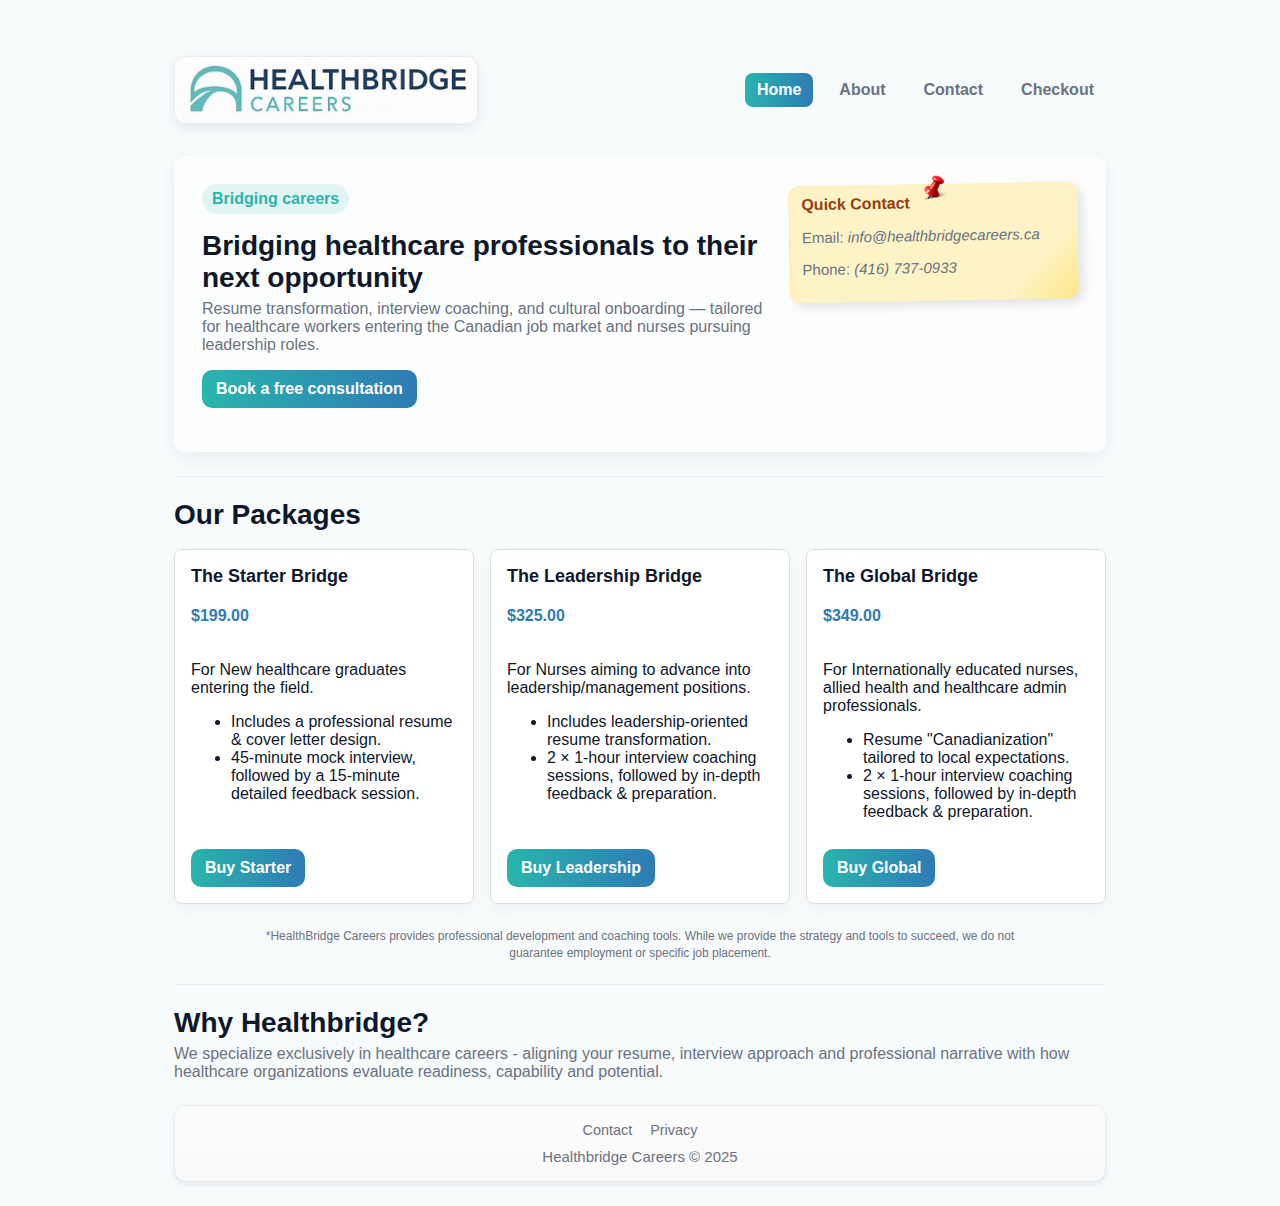
<file: index.html>
<!doctype html>
<html lang="en">
<head>
  <meta charset="utf-8" />
  <meta name="viewport" content="width=device-width,initial-scale=1" />
  <meta name="description" content="Specialized resume transformation and interview coaching for healthcare professionals entering the Canadian job market. Tailored for RNs, RPNs, and internationally educated workers.">
  <title>HealthBridge Careers | Healthcare Career Coaching Canada</title>
  <link rel="stylesheet" href="css/styles.css">
  <meta name="description" content="Career coaching and resume services for healthcare professionals."/>
  <style>
   

    /* Hero Section */
    .hero {
      display: flex;
      justify-content: space-between;
      flex-wrap: wrap;
      align-items: flex-start;
      gap: 24px;
      margin-bottom: 24px;
    }

    .hero-text {
      flex: 1 1 300px;
      min-width: 250px;
    }

    .hero .contact-card {
      min-width: 0px;
      flex: 1 1 26px;
      width: 100%;
      padding: 10px 12px;
    }

    @media (max-width: 768px) {
      .hero {
        flex-direction: column;
        align-items: stretch;
        gap: 8px;
      }
    }

    /* Products Cards */
    .products {
      display: grid;
      grid-template-columns: repeat(auto-fit, minmax(250px, 1fr));
      gap: 16px;
    }

    .products .card {
      display: flex;
      flex-direction: column;
      padding: 16px;
      border: 1px solid #ddd;
      border-radius: 8px;
    }

    .products .card .price {
      font-weight: bold;
      margin: 8px 0;
    }

    .products .card .features {
      flex-grow: 1;
    }

  </style>
</head>
<body>
  <div class="container">
    <header class="header">
      <a class="logo" href="index.html" aria-label="Healthbridge Careers home">
        <img src="assets/logo.PNG" alt="Healthbridge Careers logo">
      </a>
      <nav class="nav" aria-label="Main Navigation">
        <a href="index.html" class="btn" style="color:white;">Home</a>
        <a href="about.html">About</a>
        <a href="contact.html">Contact</a>
        <a href="checkout.html">Checkout</a>
      </nav>
    </header>

    <main>
      <section class="hero" role="banner" aria-labelledby="hero-title">
        <div class="hero-text">
          <div class="tag">Bridging careers</div>
          <h1 id="hero-title" class="h1">Bridging healthcare professionals to their next opportunity</h1>
          <p class="lead">Resume transformation, interview coaching, and cultural onboarding — tailored for healthcare workers entering the Canadian job market and nurses pursuing leadership roles.</p>
          <p><a href="contact.html" class="btn">Book a free consultation</a></p>
        </div>

        <div class="contact-card pinned-note sticky-yellow">
          <div class="push-pin-index">
            <img src="assets/redPin.png" alt="" style="width: 40px; height: auto;">
          </div>
          <strong>Quick Contact</strong>
          <p class="small">Email: <em>info@healthbridgecareers.ca</em></p>
          <p class="small">Phone: <em>(416) 737-0933</em></p>
        </div>

      </section>

      <div class="hr" role="separator"></div>

      <section id="packages" aria-labelledby="products-title">
        <h2 id="products-title" class="h1">Our Packages</h2>

        <div class="products" role="list">
          <article class="card" role="listitem" aria-labelledby="starter-title">
            <h3 id="starter-title">The Starter Bridge</h3>
            <div class="price">$199.00</div>
            
            <div class="features-container">
              <p class="target-audience">For New healthcare graduates entering the field.</p>
              <ul class="feature-list">
                <li>Includes a professional resume & cover letter design.</li>
                <li>45-minute mock interview, followed by a 15-minute detailed feedback session.</li>
              </ul>
            </div>

            <div style="margin-top:auto">
              <a class="btn" href="checkout.html?plan=starter">Buy Starter</a>
            </div>
          </article>

          <article class="card" role="listitem" aria-labelledby="leader-title">
            <h3 id="leader-title">The Leadership Bridge</h3>
            <div class="price">$325.00</div>
            
            <div class="features-container">
              <p class="target-audience">For Nurses aiming to advance into leadership/management positions.</p>
              <ul class="feature-list">
                <li>Includes leadership-oriented resume transformation.</li>
                <li>2 × 1-hour interview coaching sessions, followed by in-depth feedback & preparation.</li>
              </ul>
            </div>

            <div style="margin-top:auto">
              <a class="btn" href="checkout.html?plan=leadership">Buy Leadership</a>
            </div>
          </article>

          <article class="card" role="listitem" aria-labelledby="global-title">
            <h3 id="global-title">The Global Bridge</h3>
            <div class="price">$349.00</div>
            
            <div class="features-container">
              <p class="target-audience">For Internationally educated nurses, allied health and healthcare admin professionals.</p>
              <ul class="feature-list">
                <li>Resume "Canadianization" tailored to local expectations.</li>
                <li>2 × 1-hour interview coaching sessions, followed by in-depth feedback & preparation.</li>
              </ul>
            </div>

            <div style="margin-top:auto">
              <a class="btn" href="checkout.html?plan=global">Buy Global</a>
            </div>
          </article>
        </div>

        <p class="disclaimer">
          *HealthBridge Careers provides professional development and coaching tools. While we provide the strategy and tools to succeed, we do not guarantee employment or specific job placement.
        </p>
      </section>

      <div class="hr"></div>

      <section aria-labelledby="why-title">
        <h2 id="why-title" class="h1">Why Healthbridge?</h2>
        <p class="lead">We specialize exclusively in healthcare careers - aligning your resume, interview approach and professional narrative with how healthcare organizations evaluate readiness, capability and potential.</p>
      </section>

    </main>

    <footer class="footer" role="contentinfo">
      <div class="footer-content">
        <nav class="footer-nav" aria-label="Footer Navigation">
          <a href="contact.html">Contact</a>
          <a href="privacy.html">Privacy</a>
        </nav>
        <div class="footer-copy small">Healthbridge Careers © 2025</div>
      </div>
    </footer>
  </div>
</body>
</html>
</file>
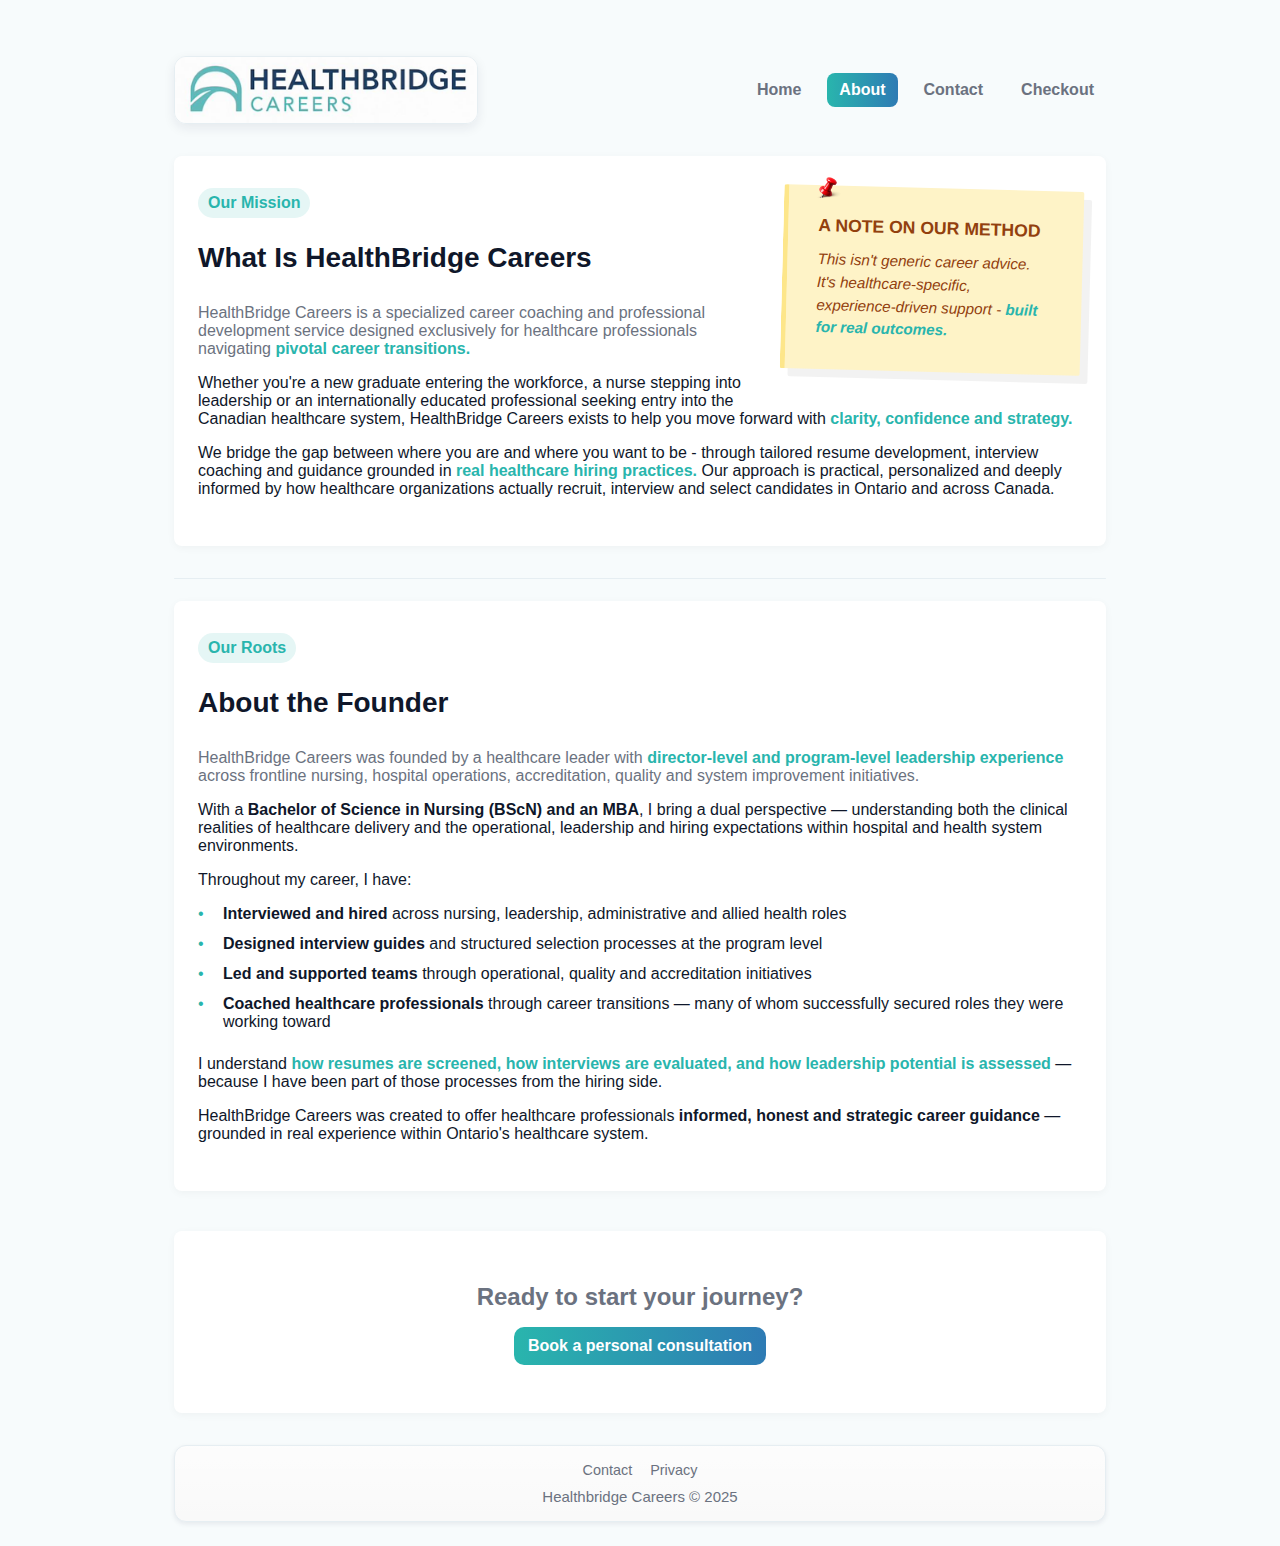
<file: about.html>
<!doctype html>
<html lang="en">
<head>
  <meta charset="utf-8" />
  <meta name="viewport" content="width=device-width,initial-scale=1" />
  <title>About HealthBridge Careers | Healthcare Career Coaching Canada</title>
  <link rel="stylesheet" href="css/styles.css">
  <style>
    /* Layout Enhancements */
    .about-section {
      padding: 60px 0;
      display: grid;
      grid-template-columns: 1fr 340px;
      gap: 50px;
      align-items: start;
    }

    /* Typography Polish */
    .content-box p {
      margin-bottom: 24px;
      line-height: 1.8;
      color: #374151;
    }

    .emphasized-text {
      color: var(--accent1);
      font-weight: 600;
    }

    .text-wrap-container, .cta-banner {
      background: #fff;
      border-radius: 8px;
      padding: 32px 24px;
      box-shadow: 0 2px 8px rgba(0,0,0,0.04);
      margin-bottom: 32px;
    }
  </style>
</head>
<body>
  <div class="container">
    <header class="header">
      <a class="logo" href="index.html">
        <img src="assets/logo.PNG" alt="Healthbridge Careers logo">
      </a>
      <nav class="nav">
        <a href="index.html">Home</a>
        <a href="about.html" class="btn" style="color:white;">About</a>
        <a href="contact.html">Contact</a>
        <a href="checkout.html">Checkout</a>
      </nav>
    </header>

    <main>
  <section class="text-wrap-container">
    <aside class="sticky-note">
      <img src="assets/redPin.png" class="push-pin" alt="pin">
      <strong>A Note on Our Method</strong>
      <p>
      This isn't generic career advice. It's healthcare-specific, experience-driven support - <span class="emphasized-text">built for real outcomes.</span>
      </p>
    </aside>

    <div class="tag" style="margin-bottom: 16px;">Our Mission</div>
    <h1 class="h1" style="margin-bottom: 30px;">What Is HealthBridge Careers</h1>

    <p class="lead">
      HealthBridge Careers is a specialized career coaching and professional development service designed exclusively for healthcare professionals navigating <span class="emphasized-text">pivotal career transitions.</span>
    </p>

    <p>
      Whether you're a new graduate entering the workforce, a nurse stepping into leadership or an internationally educated professional seeking entry into the Canadian healthcare system, HealthBridge Careers exists to help you move forward with <span class="emphasized-text">clarity, confidence and strategy.</span>
    </p>

    <p>
      We bridge the gap between where you are and where you want to be - through tailored resume development, interview coaching and guidance grounded in <span class="emphasized-text">real healthcare hiring practices.</span> Our approach is practical, personalized and deeply informed by how healthcare organizations actually recruit, interview and select candidates in Ontario and across Canada.
    </p>
    </section>
    <div class="hr"></div>

  <section class="text-wrap-container" style="margin-top: 10px;">
  <div class="tag" style="margin-bottom: 16px;">Our Roots</div>
    <h2 class="h1" style="margin-bottom: 30px;">About the Founder</h2>

  <p class="lead">
    HealthBridge Careers was founded by a healthcare leader with 
    <span class="emphasized-text">director-level and program-level leadership experience</span> across frontline nursing, hospital operations, accreditation, quality and system improvement initiatives.
  </p>

  <p>
    With a <strong>Bachelor of Science in Nursing (BScN) and an MBA</strong>, I bring a dual perspective — understanding both the clinical realities of healthcare delivery and the operational, leadership and hiring expectations within hospital and health system environments.
  </p>

  <p style="margin-bottom: 10px;">Throughout my career, I have:</p>
  <ul style="list-style: none; padding-left: 0; margin-bottom: 24px;">
    <li style="margin-bottom: 12px; padding-left: 25px; position: relative;">
      <span style="position: absolute; left: 0; color: var(--accent1);">•</span>
      <strong>Interviewed and hired</strong> across nursing, leadership, administrative and allied health roles
    </li>
    <li style="margin-bottom: 12px; padding-left: 25px; position: relative;">
      <span style="position: absolute; left: 0; color: var(--accent1);">•</span>
      <strong>Designed interview guides</strong> and structured selection processes at the program level
    </li>
    <li style="margin-bottom: 12px; padding-left: 25px; position: relative;">
      <span style="position: absolute; left: 0; color: var(--accent1);">•</span>
      <strong>Led and supported teams</strong> through operational, quality and accreditation initiatives
    </li>
    <li style="margin-bottom: 12px; padding-left: 25px; position: relative;">
      <span style="position: absolute; left: 0; color: var(--accent1);">•</span>
      <strong>Coached healthcare professionals</strong> through career transitions — many of whom successfully secured roles they were working toward
    </li>
  </ul>

  <p>
    I understand <span class="emphasized-text">how resumes are screened, how interviews are evaluated, and how leadership potential is assessed</span> — because I have been part of those processes from the hiring side.
  </p>

  <p>
    HealthBridge Careers was created to offer healthcare professionals <strong>informed, honest and strategic career guidance</strong> — grounded in real experience within Ontario's healthcare system.
  </p>
  </section>

  <section  class="cta-banner" style="text-align: center; margin-top: 40px;">
    <h2 style="color:var(--muted); margin-bottom:15px;">Ready to start your journey?</h2>
    <p><a href="contact.html" class="btn">Book a personal consultation</a></p>
  </section>
</main>

    <footer class="footer">
      <div class="footer-content">
        <nav class="footer-nav">
          <a href="contact.html">Contact</a>
          <a href="privacy.html">Privacy</a>
        </nav>
        <div class="footer-copy small">Healthbridge Careers © 2025</div>
      </div>
    </footer>
  </div>
</body>
</html>
</file>
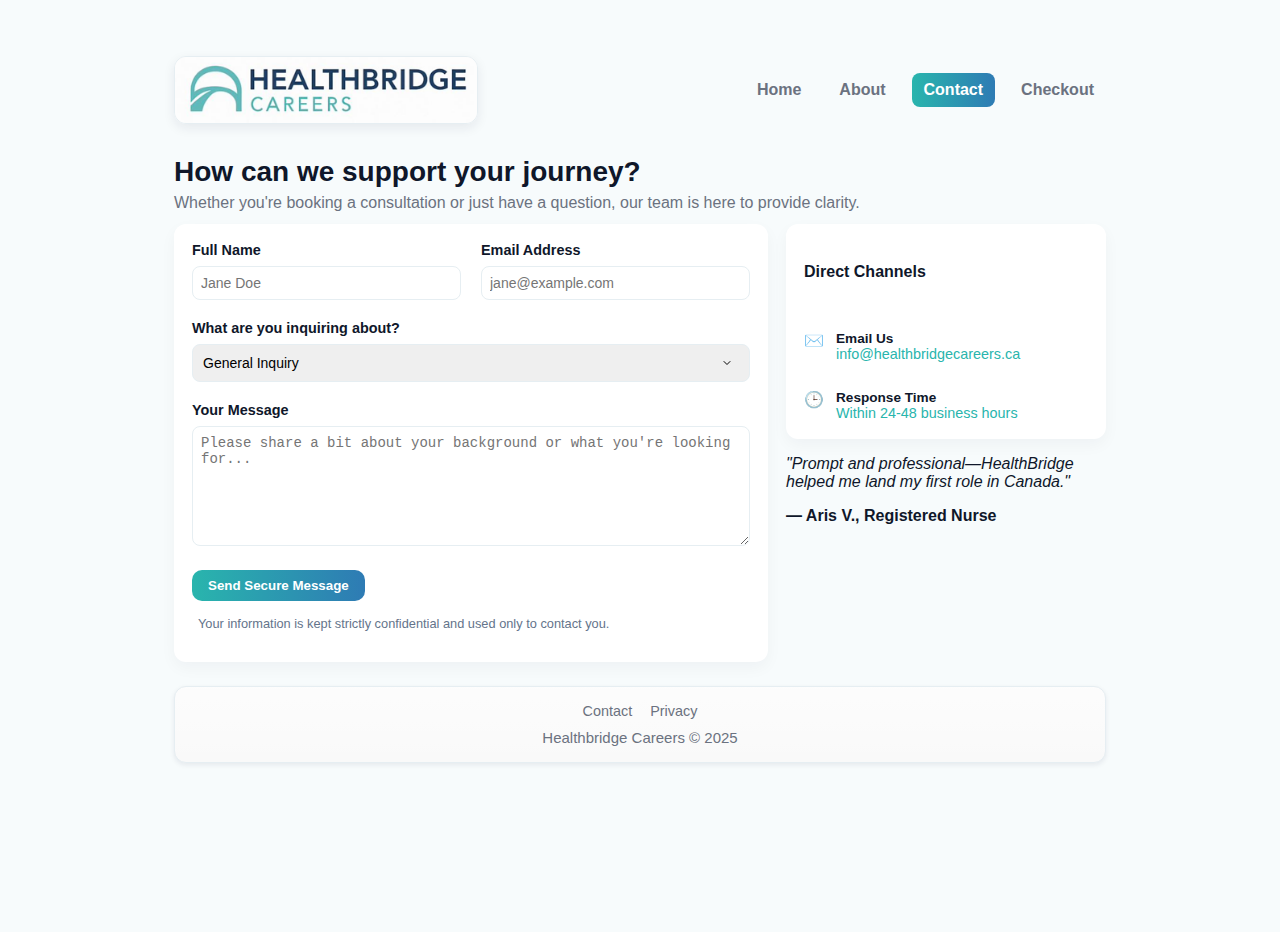
<file: contact.html>
<!doctype html>
<html lang="en">
<head>
  <meta charset="utf-8" />
  <meta name="viewport" content="width=device-width,initial-scale=1" />
  <meta name="description" content="Specialized resume transformation and interview coaching for healthcare professionals entering the Canadian job market. Tailored for RNs, RPNs, and internationally educated workers.">
  <title>HealthBridge Careers | Healthcare Career Coaching Canada</title>
  <link rel="stylesheet" href="css/styles.css">
  <style>
    /* --- Contact Page Specific Styles --- */
    .contact-grid {
      display: grid;
      grid-template-columns: 1fr 320px;
      gap: 18px;
      margin-top: 12px;
    }

    .contact-grid aside {
      min-width: 200px;
    }

    @media (max-width: 768px) {
      .contact-grid {
        grid-template-columns: 1fr;
      }

      .contact-grid aside {
        min-width: auto;
      }

      .contact-grid > * {
        margin-bottom: 16px;
      }
    }

    /* Form styling adjustments */
    #contactForm .form-row {
      display: flex;
      flex-wrap: wrap;
      gap: 8px;
    }

    #contactForm .form-row input {
      flex: 1 1 100%;
    }

    @media (min-width: 500px) {
      #contactForm .form-row input {
        flex: 1 1 calc(50% - 4px);
      }
    }

    #contactForm input,
    #contactForm textarea {
      width: 100%;
      padding: 8px;
      box-sizing: border-box;
    }

    #contactForm button.btn {
      padding: 8px 16px;
    }
    /* Increase only the message textarea height */
    #message {
      min-height: 120px;
    }
  </style>
</head>
<body>
  <div class="container">
    <header class="header">
      <a class="logo" href="index.html">
        <img src="assets/logo.PNG" alt="Healthbridge Careers logo">
      </a>
      <nav class="nav" aria-label="Main Navigation">
        <a href="index.html">Home</a>
        <a href="about.html">About</a>
        <a href="contact.html" class="btn" style="color:white;">Contact</a>
        <a href="checkout.html" >Checkout</a>
      </nav>
    </header>

    <main class="contact-page">
          <div class="header-v2">
            <h1 class="h1">How can we support your journey?</h1>
            <p class="lead">Whether you're booking a consultation or just have a question, our team is here to provide clarity.</p>
          </div>

          <div class="contact-grid">
            <div class="contact-main">
              <div class="card form-card">
                <form id="contactForm">
                  <div class="form-group-row">
                    <div class="input-wrapper">
                      <label for="name">Full Name</label>
                      <input class="input" id="name" name="name" placeholder="Jane Doe" required>
                    </div>
                    <div class="input-wrapper">
                      <label for="email">Email Address</label>
                      <input class="input" id="email" name="email" placeholder="jane@example.com" type="email" required>
                    </div>
                  </div>

                  <div class="input-wrapper">
                    <label for="subject">What are you inquiring about?</label>
                    <select class="input select-input" id="subject" name="subject">
                      <option value="General Inquiry">General Inquiry</option>
                      <option value="Consultation">Free 15-Min Consultation</option>
                      <option value="Career Bridge Program">Career Bridge Program</option>
                      <option value="Employer Partnership">Employer Partnership</option>
                    </select>
                  </div>

                  <div class="input-wrapper">
                    <label for="message">Your Message</label>
                    <textarea id="message" name="message" placeholder="Please share a bit about your background or what you're looking for..." required></textarea>
                  </div>

                  <div class="form-footer">
                    <button type="submit" class="btn btn-primary">
                      Send Secure Message
                    </button>
                    <div id="status" class="status-msg" aria-live="polite"></div>
                  </div>
                  
                  <p class="privacy-note">
                    <i class="icon-shield"></i> Your information is kept strictly confidential and used only to contact you.
                  </p>
                </form>
              </div>
            </div>

            <aside class="contact-sidebar">
              <div class="card mini-card">
                <h4>Direct Channels</h4>
                <div class="contact-link">
                  <span class="icon">✉️</span>
                  <div>
                    <strong>Email Us</strong>
                    <p>info@healthbridgecareers.ca</p>
                  </div>
                </div>
                <div class="contact-link">
                  <span class="icon">🕒</span>
                  <div>
                    <strong>Response Time</strong>
                    <p>Within 24-48 business hours</p>
                  </div>
                </div>
              </div>

              <div class="trust-badge-container">
                <div class="social-proof-lite">
                  <p><em>"Prompt and professional—HealthBridge helped me land my first role in Canada."</em></p>
                  <strong>— Aris V., Registered Nurse</strong>
                </div>
              </div>
            </aside>
          </div>
      </main>

    <footer class="footer" role="contentinfo">
      <div class="footer-content">
        <nav class="footer-nav" aria-label="Footer Navigation">
          <a href="contact.html">Contact</a>
          <a href="privacy.html">Privacy</a>
        </nav>
        <div class="footer-copy small">Healthbridge Careers © 2025</div>
      </div>
    </footer>
  </div>

  <script>
      document.getElementById('contactForm').addEventListener('submit', async function(e) {
        e.preventDefault();
        const form = e.target;
        const statusEl = document.getElementById('status');
        
        // Show loading state on the button or status
        statusEl.innerHTML = '<p style="color: #666;">Sending your message...</p>';

        const data = {
            name: document.getElementById('name').value,
            email: document.getElementById('email').value,
            subject: document.getElementById('subject').value,
            message: document.getElementById('message').value
        };

        try {
            const res = await fetch('https://orwk4dhjv6rpdiblze7n5koofe0xiang.lambda-url.us-east-1.on.aws/', {
                method: 'POST',
                headers: { 'Content-Type': 'application/json' },
                body: JSON.stringify(data)
            });
            
            if (res.ok) {
                // Replace the form content with a beautiful Success Card
                form.innerHTML = `
                    <div class="success-card">
                        <img src="assets/redPin.png" style="width:35px; position:absolute; top:-18px; left:50%; transform:translateX(-50%);" alt="pin">
                        <h2>Message Sent!</h2>
                        <p class="lead">Thank you for reaching out. We have received your inquiry and will get back to you within <strong>24-48 business hours</strong>.</p>
                        <div style="margin-top: 20px;">
                            <a href="index.html" class="small" style="color: #92400e; text-decoration: underline;">Back to Home</a>
                        </div>
                    </div>
                `;
                statusEl.textContent = ''; // Clear the "Sending..." text
            } else {
                throw new Error();
            }
        } catch (err) {
            statusEl.innerHTML = `
                <div style="color: #b91c1c; padding: 15px; border: 1px solid #f87171; border-radius: 8px; margin-top: 10px;">
                    <strong>Error sending.</strong> Please email us directly at 
                    <a href="mailto:info@healthbridgecareers.ca" style="text-decoration: underline;">info@healthbridgecareers.ca</a>
                </div>
            `;
        }
    });
  </script>
</body>
</html>
</file>
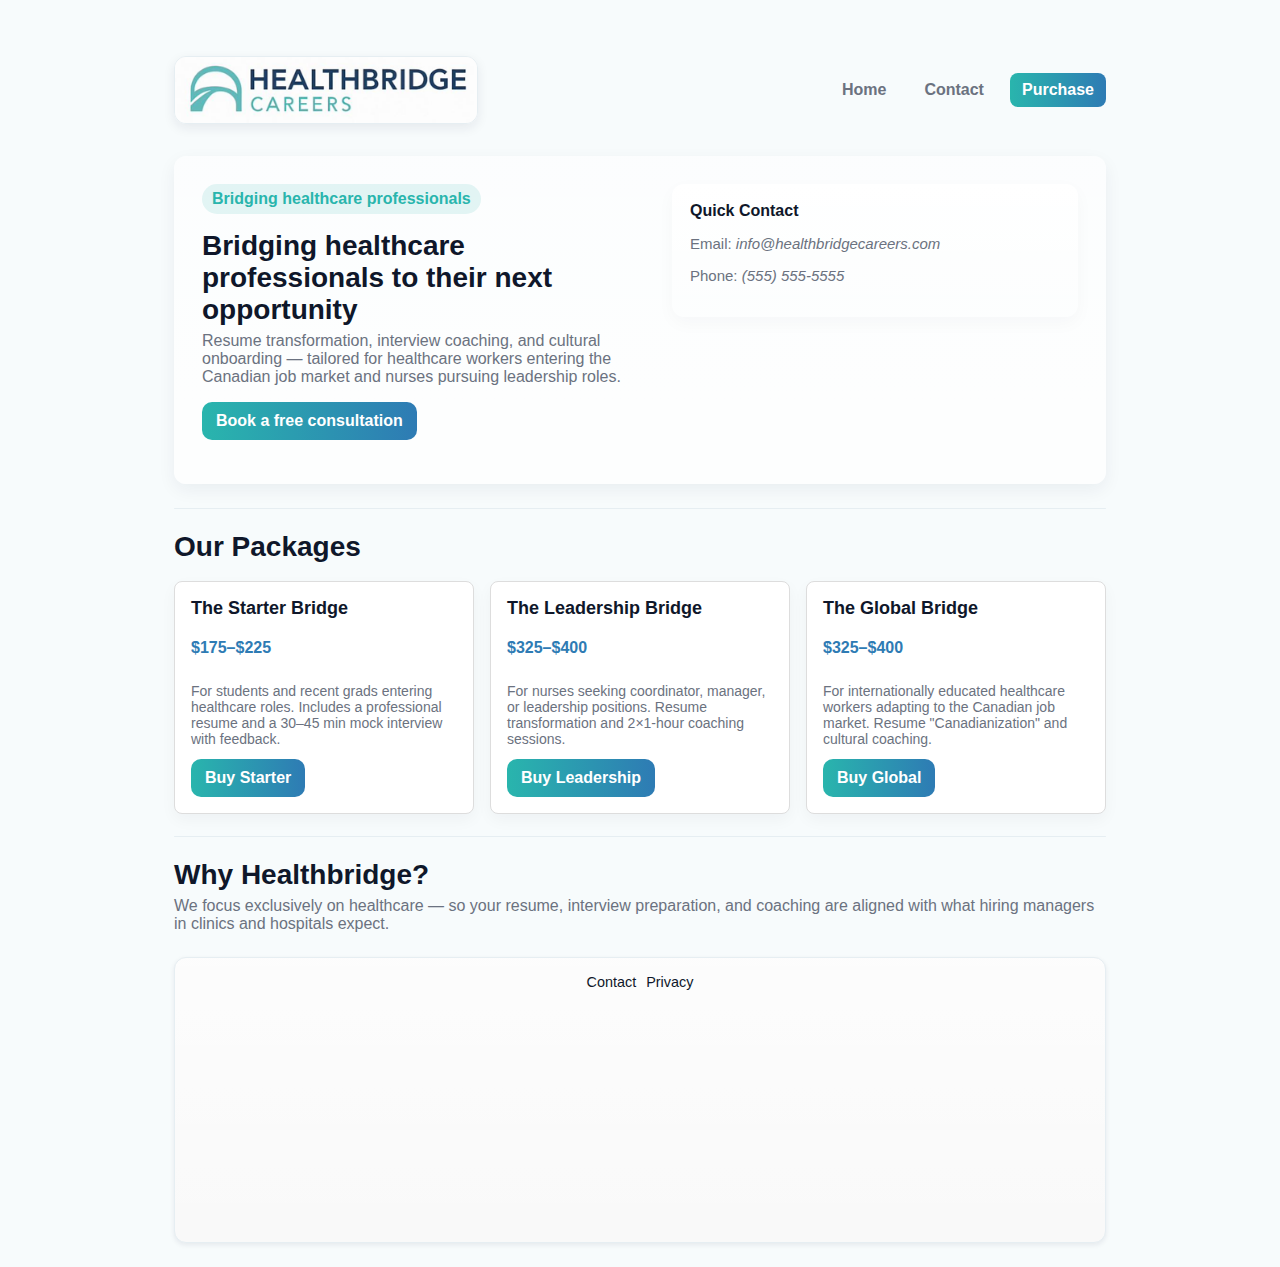
<file: home.html>
<!doctype html>
<html lang="en">
<head>
  <meta charset="utf-8" />
  <meta name="viewport" content="width=device-width,initial-scale=1" />
  <title>Healthbridge Careers — Home</title>
  <link rel="stylesheet" href="css/styles.css">
  <meta name="description" content="Career coaching and resume services for healthcare professionals."/>
  <style>
    /* --- Footer & Layout Specific Styles --- */
    .footer {
      background-color: #f9f9f9;
      padding: 16px;
      box-sizing: border-box;
    }

    .footer-content {
      display: flex;
      justify-content: space-between;
      align-items: center;
      flex-wrap: wrap;
      gap: 12px;
      max-width: 1200px;
      margin: 0 auto;
    }

    .footer-brand {
      flex: 1 1 250px;
    }

    .footer-nav {
      display: flex;
      gap: 10px;
      flex: 1 1 250px;
      flex-wrap: wrap;
      justify-content: flex-end;
    }

    .footer-nav a {
      text-decoration: none;
      color: inherit;
      font-size: 0.9rem;
    }

    @media (max-width: 600px) {
      .footer-content {
        flex-direction: column;
        align-items: center;
        text-align: center;
      }

      .footer-nav {
        justify-content: center;
      }
    }

    /* Hero Section */
    .hero {
      display: flex;
      justify-content: space-between;
      flex-wrap: wrap;
      align-items: flex-start;
      gap: 24px;
      margin-bottom: 24px;
    }

    .hero-text {
      flex: 1 1 300px;
      min-width: 250px;
    }

    .hero .contact-card {
      min-width: 260px;
      flex: 1 1 260px;
    }

    @media (max-width: 768px) {
      .hero {
        flex-direction: column;
        align-items: stretch;
      }

      .hero .contact-card {
        min-width: auto;
        width: 100%;
      }
    }

    /* Products Cards */
    .products {
      display: grid;
      grid-template-columns: repeat(auto-fit, minmax(250px, 1fr));
      gap: 16px;
    }

    .products .card {
      display: flex;
      flex-direction: column;
      padding: 16px;
      border: 1px solid #ddd;
      border-radius: 8px;
    }

    .products .card .price {
      font-weight: bold;
      margin: 8px 0;
    }

    .products .card .features {
      flex-grow: 1;
    }
  </style>
</head>
<body>
  <div class="container">
    <header class="header">
      <a class="logo" href="home.html" aria-label="Healthbridge Careers home">
        <img src="assets/logo.PNG" alt="Healthbridge Careers logo">
      </a>
      <nav class="nav" aria-label="Main Navigation">
        <a href="home.html">Home</a>
        <a href="contact.html">Contact</a>
        <a href="checkout.html" class="btn" style="color:white;">Purchase</a>
      </nav>
    </header>

    <main>
      <section class="hero" role="banner" aria-labelledby="hero-title">
        <div class="hero-text">
          <div class="tag">Bridging healthcare professionals</div>
          <h1 id="hero-title" class="h1">Bridging healthcare professionals to their next opportunity</h1>
          <p class="lead">Resume transformation, interview coaching, and cultural onboarding — tailored for healthcare workers entering the Canadian job market and nurses pursuing leadership roles.</p>
          <p><a href="contact.html" class="btn">Book a free consultation</a></p>
        </div>
        <div class="contact-card">
          <strong>Quick Contact</strong>
          <p class="small">Email: <em>info@healthbridgecareers.com</em></p>
          <p class="small">Phone: <em>(555) 555-5555</em></p>
        </div>
      </section>

      <div class="hr" role="separator"></div>

      <section aria-labelledby="products-title">
        <h2 id="products-title" class="h1">Our Packages</h2>

        <div class="products" role="list">
          <article class="card" role="listitem" aria-labelledby="starter-title">
            <h3 id="starter-title">The Starter Bridge</h3>
            <div class="price">$175–$225</div>
            <p class="features">For students and recent grads entering healthcare roles. Includes a professional resume and a 30–45 min mock interview with feedback.</p>
            <div style="margin-top:auto">
              <a class="btn" href="checkout.html?plan=starter">Buy Starter</a>
            </div>
          </article>

          <article class="card" role="listitem" aria-labelledby="leader-title">
            <h3 id="leader-title">The Leadership Bridge</h3>
            <div class="price">$325–$400</div>
            <p class="features">For nurses seeking coordinator, manager, or leadership positions. Resume transformation and 2×1-hour coaching sessions.</p>
            <div style="margin-top:auto">
              <a class="btn" href="checkout.html?plan=leadership">Buy Leadership</a>
            </div>
          </article>

          <article class="card" role="listitem" aria-labelledby="global-title">
            <h3 id="global-title">The Global Bridge</h3>
            <div class="price">$325–$400</div>
            <p class="features">For internationally educated healthcare workers adapting to the Canadian job market. Resume "Canadianization" and cultural coaching.</p>
            <div style="margin-top:auto">
              <a class="btn" href="checkout.html?plan=global">Buy Global</a>
            </div>
          </article>
        </div>
      </section>

      <div class="hr"></div>

      <section aria-labelledby="why-title">
        <h2 id="why-title" class="h1">Why Healthbridge?</h2>
        <p class="lead">We focus exclusively on healthcare — so your resume, interview preparation, and coaching are aligned with what hiring managers in clinics and hospitals expect.</p>
      </section>

    </main>

    <footer class="footer" role="contentinfo">
      <div class="footer-content">
        <nav class="footer-nav" aria-label="Footer Navigation">
          <a href="contact.html">Contact</a>
          <a href="privacy.html">Privacy</a>
        </nav>
      </div>
    </footer>
  </div>
</body>
</html>
</file>
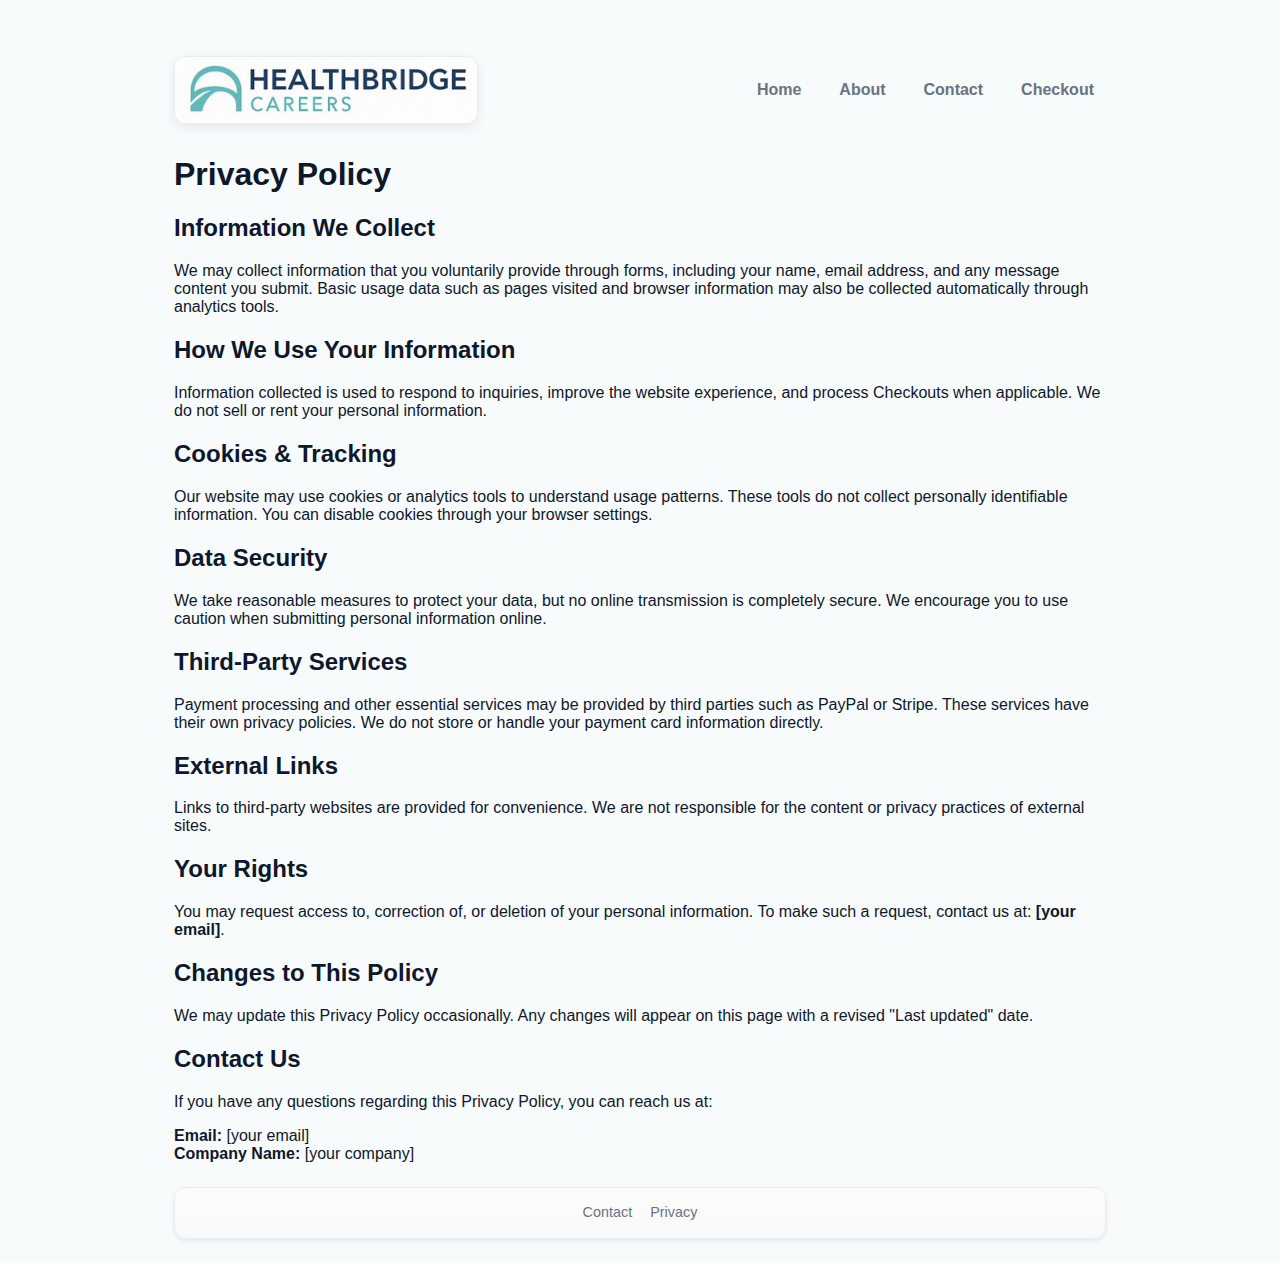
<file: privacy.html>
<!doctype html>
<html lang="en">
<head>
  <meta charset="utf-8" />
  <meta name="viewport" content="width=device-width,initial-scale=1" />
  <meta name="description" content="Specialized resume transformation and interview coaching for healthcare professionals entering the Canadian job market. Tailored for RNs, RPNs, and internationally educated workers.">
  <title>HealthBridge Careers | Healthcare Career Coaching Canada</title>
  <link rel="stylesheet" href="css/styles.css">
  <meta name="description" content="Career coaching and resume services for healthcare professionals."/>
</head>
<body>
  <div class="container">
    <header class="header">
      <a class="logo" href="index.html" aria-label="Healthbridge Careers home">
        <img src="assets/logo.PNG" alt="Healthbridge Careers logo">
      </a>
      <nav class="nav" aria-label="Main Navigation">
        <a href="index.html">Home</a>
        <a href="about.html">About</a>
        <a href="contact.html">Contact</a>
        <a href="checkout.html">Checkout</a>
      </nav>
    </header>

  <!-- Main Content -->
  <main class="content-container">
    <h1>Privacy Policy</h1>

    <section>
      <h2>Information We Collect</h2>
      <p>We may collect information that you voluntarily provide through forms, including your name, email address, and any message content you submit. Basic usage data such as pages visited and browser information may also be collected automatically through analytics tools.</p>
    </section>

    <section>
      <h2>How We Use Your Information</h2>
      <p>Information collected is used to respond to inquiries, improve the website experience, and process Checkouts when applicable. We do not sell or rent your personal information.</p>
    </section>

    <section>
      <h2>Cookies & Tracking</h2>
      <p>Our website may use cookies or analytics tools to understand usage patterns. These tools do not collect personally identifiable information. You can disable cookies through your browser settings.</p>
    </section>

    <section>
      <h2>Data Security</h2>
      <p>We take reasonable measures to protect your data, but no online transmission is completely secure. We encourage you to use caution when submitting personal information online.</p>
    </section>

    <section>
      <h2>Third-Party Services</h2>
      <p>Payment processing and other essential services may be provided by third parties such as PayPal or Stripe. These services have their own privacy policies. We do not store or handle your payment card information directly.</p>
    </section>

    <section>
      <h2>External Links</h2>
      <p>Links to third-party websites are provided for convenience. We are not responsible for the content or privacy practices of external sites.</p>
    </section>

    <section>
      <h2>Your Rights</h2>
      <p>You may request access to, correction of, or deletion of your personal information. To make such a request, contact us at: <strong>[your email]</strong>.</p>
    </section>

    <section>
      <h2>Changes to This Policy</h2>
      <p>We may update this Privacy Policy occasionally. Any changes will appear on this page with a revised "Last updated" date.</p>
    </section>

    <section>
      <h2>Contact Us</h2>
      <p>If you have any questions regarding this Privacy Policy, you can reach us at:</p>
      <p><strong>Email:</strong> [your email]<br/>
      <strong>Company Name:</strong> [your company]</p>
    </section>
  </main>

  <!-- Footer -->
  <footer class="footer" role="contentinfo">
      <div class="footer-content">
        <nav class="footer-nav" aria-label="Footer Navigation">
          <a href="contact.html">Contact</a>
          <a href="privacy.html">Privacy</a>
        </nav>
      </div>
    </footer>
</body>
</html>
</file>
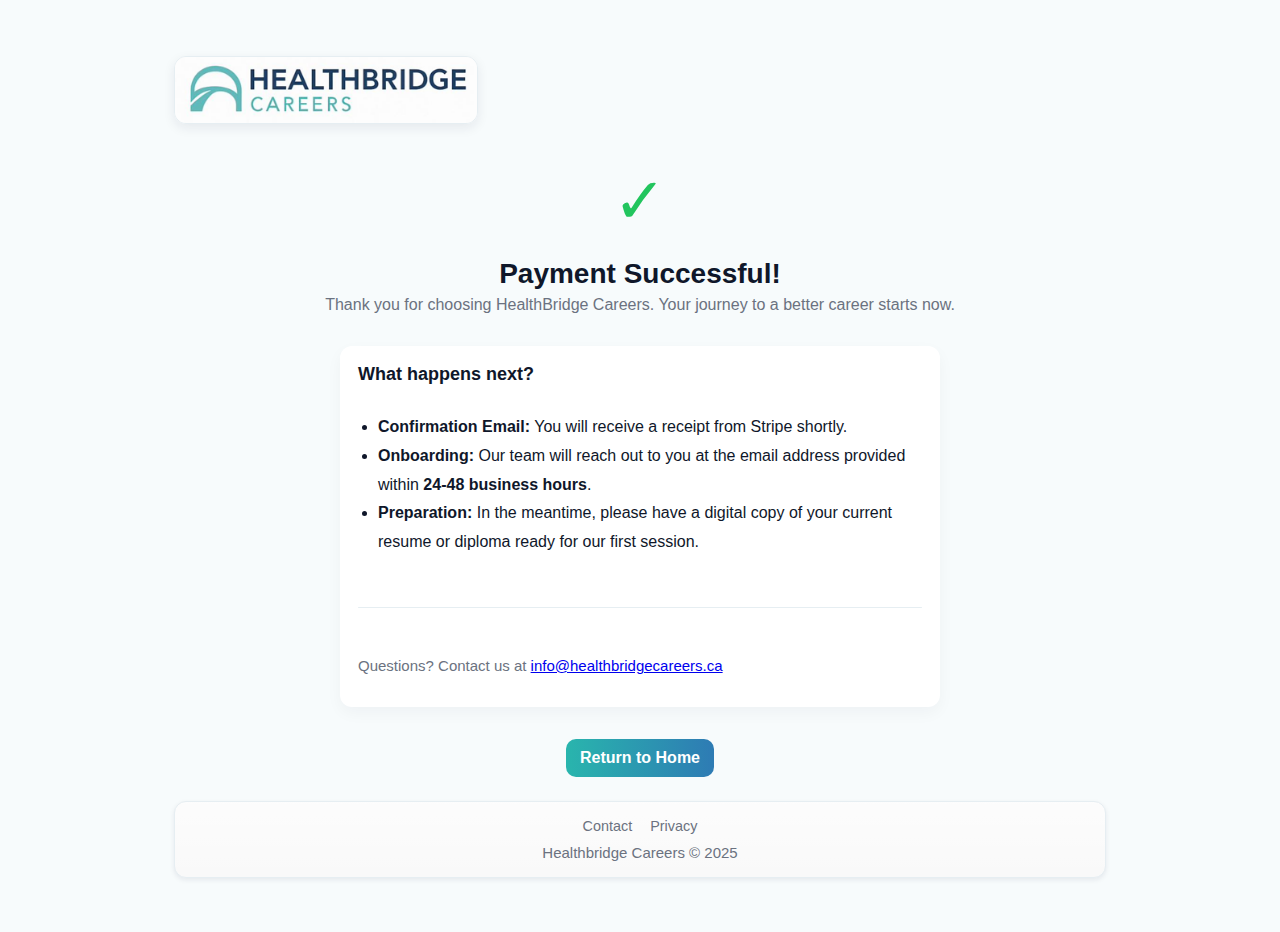
<file: success.html>
<!doctype html>
<html lang="en">
<head>
  <meta charset="utf-8" />
  <meta name="viewport" content="width=device-width,initial-scale=1" />
  <meta name="description" content="Specialized resume transformation and interview coaching for healthcare professionals entering the Canadian job market. Tailored for RNs, RPNs, and internationally educated workers.">
  <title>HealthBridge Careers | Healthcare Career Coaching Canada</title>
  <link rel="stylesheet" href="css/styles.css">
  <meta name="description" content="Career coaching and resume services for healthcare professionals."/>
  <style>
   

    /* Hero Section */
    .hero {
      display: flex;
      justify-content: space-between;
      flex-wrap: wrap;
      align-items: flex-start;
      gap: 24px;
      margin-bottom: 24px;
    }

    .hero-text {
      flex: 1 1 300px;
      min-width: 250px;
    }

    .hero .contact-card {
      min-width: 260px;
      flex: 1 1 260px;
    }

    @media (max-width: 768px) {
      .hero {
        flex-direction: column;
        align-items: stretch;
      }

      .hero .contact-card {
        min-width: auto;
        width: 100%;
      }
    }

    /* Products Cards */
    .products {
      display: grid;
      grid-template-columns: repeat(auto-fit, minmax(250px, 1fr));
      gap: 16px;
    }

    .products .card {
      display: flex;
      flex-direction: column;
      padding: 16px;
      border: 1px solid #ddd;
      border-radius: 8px;
    }

    .products .card .price {
      font-weight: bold;
      margin: 8px 0;
    }

    .products .card .features {
      flex-grow: 1;
    }
  </style>
</head>
<body>
  <div class="container">
    <header class="header">
      <a class="logo" href="index.html" aria-label="Healthbridge Careers home">
        <img src="assets/logo.PNG" alt="Healthbridge Careers logo">
      </a>
      
    </header>

    <main style="margin-top:40px; text-align: center; min-height: 60vh;">
            <div style="font-size: 64px; color: #22c55e; margin-bottom: 20px;">✓</div>
            
            <h1 class="h1">Payment Successful!</h1>
            <p class="lead">Thank you for choosing HealthBridge Careers. Your journey to a better career starts now.</p>

            <div class="card" style="max-width: 600px; margin: 32px auto; text-align: left;">
                <h3 style="margin-top:0">What happens next?</h3>
                <ul style="line-height: 1.8; padding-left: 20px;">
                <li><strong>Confirmation Email:</strong> You will receive a receipt from Stripe shortly.</li>
                <li><strong>Onboarding:</strong> Our team will reach out to you at the email address provided within <strong>24-48 business hours</strong>.</li>
                <li><strong>Preparation:</strong> In the meantime, please have a digital copy of your current resume or diploma ready for our first session.</li>
                </ul>
                
                <div class="hr"></div>
                
                <p class="small">Questions? Contact us at <a href="mailto:info@healthbridgecareers.ca">info@healthbridgecareers.ca</a></p>
            </div>

            <p style="margin-top: 24px;">
                <a href="index.html" class="btn">Return to Home</a>
            </p>
    </main>


    <footer class="footer" role="contentinfo">
      <div class="footer-content">
        <nav class="footer-nav" aria-label="Footer Navigation">
          <a href="contact.html">Contact</a>
          <a href="privacy.html">Privacy</a>
        </nav>
        <div class="footer-copy small">Healthbridge Careers © 2025</div>
      </div>
    </footer>
  </div>
</body>
</html>
</file>
<file: css/styles.css>
/* styles.css - modern, minimal, responsive */
:root{
  --bg:#f7fbfc;
  --card:#ffffff;
  --accent1:#29b5ad;
  --accent2:#2e7bb4;
  --muted:#6b7280;
  --text:#0f172a;
  --radius:12px;
  --maxwidth:980px;
}

html {
  scroll-behavior: smooth;
  scroll-padding-top: 80px; /* Adjust this to the height of your header/nav */
}

*{box-sizing:border-box}
html,body{height:100%;margin:0;font-family:Inter,Segoe UI,Roboto,Arial,sans-serif;background:var(--bg);color:var(--text);-webkit-font-smoothing:antialiased}
.container{max-width:var(--maxwidth);margin:32px auto;padding:24px}
.header{display:flex;align-items:center;gap:20px;margin-bottom: 32px;}
.logo{display:flex;align-items:center;gap:14px;text-decoration:none}
.logo img{
  height:68px;
  width:auto;
  border-radius:12px;
  box-shadow:0 4px 12px rgba(20,30,60,0.08);
  border:1px solid #e6eef2;
}
.nav{margin-left:auto;display:flex;gap:14px;align-items:center}
.nav a{color:var(--muted);text-decoration:none;padding:8px 12px;border-radius:8px;font-weight:600}
.nav a:hover{background:linear-gradient(90deg,var(--accent1),var(--accent2));color:white}

.hero{background:linear-gradient(180deg, rgba(255,255,255,0.6), rgba(255,255,255,0.8)); padding:28px;border-radius:var(--radius);box-shadow:0 6px 18px rgba(20,30,60,0.06);margin-top:18px;display:flex;gap:24px;align-items:center;flex-wrap:wrap}
.hero-text{flex:1;min-width:260px}
.tag{display:inline-block;padding:6px 10px;border-radius:999px;background:rgba(41,181,173,0.12);color:var(--accent1);font-weight:700;margin-bottom:8px}
.h1{font-size:28px;margin:8px 0 6px}
.lead{color:var(--muted);margin:0 0 12px}

.products{display:grid;grid-template-columns:repeat(auto-fit,minmax(230px,1fr));gap:16px;margin-top:18px}
.card{background:var(--card);padding:18px;border-radius:12px;box-shadow:0 6px 16px rgba(20,30,60,0.04);display:flex;flex-direction:column;gap:12px}
.card h3{margin:0;font-size:18px}
.price{font-weight:800;color:var(--accent2)}
.features{color:var(--muted);font-size:14px;margin:6px 0 0}
.btn{display:inline-block;padding:10px 14px;border-radius:10px;background:linear-gradient(90deg,var(--accent1),var(--accent2));color:white;text-decoration:none;font-weight:700;border:none;cursor:pointer}
.small{font-size:15px;color:var(--muted)}

.hr{height:1px;background:#e6eef2;margin:22px 0;border-radius:4px}

.footer{
  margin-top:24px;
  padding:18px;
  border-radius:12px;
  background:linear-gradient(180deg,rgba(255,255,255,0.6),transparent);
  display:flex;
  justify-content:space-between;
  align-items:center;
  flex-wrap:wrap;
  box-shadow:0 2px 5px rgba(20,30,60,0.08);
  border:1px solid #e6eef2;
}
.footer .links{display:flex;gap:12px;align-items:center}
.footer a{color:var(--muted);text-decoration:none}

.contact-card{background:linear-gradient(180deg,white,transparent);padding:18px;border-radius:12px;box-shadow:0 6px 18px rgba(20,30,60,0.03)}
.form-row{display:flex;gap:10px;flex-wrap:wrap}
.input,textarea{width:100%;padding:10px;border-radius:8px;border:1px solid #e6eef2;font-size:14px}
textarea{min-height:50px;resize:vertical}
@media (max-width:640px){
  .header{flex-direction:column;align-items:flex-start}
  .nav{margin-left:0}
  .hero{padding:18px}
  .footer {
    padding: 12px 12px; /* smaller top/bottom padding */
  }
 
}


 /* --- Footer & Layout Specific Styles --- */
    .footer {
      background-color: #f9f9f9;
      padding: 16px;
      box-sizing: border-box;
    }

     .footer .links {
      flex-direction: column; /* stack links */
      align-items: center;    /* center links horizontally */
      gap: 8px;               /* smaller vertical gap */
    }

    .footer-content {
  display: flex;
  flex-direction: column;
  align-items: center;
  justify-content: center;
  gap: 8px;
  max-width: 1200px;
  margin: 0 auto;
    }

    .footer-brand {
      flex: 1 1 250px;
    }

    .footer-nav {
  display: flex;
  gap: 18px;
  justify-content: center;
  margin-bottom: 2px;
    }

    .footer-nav a {
      text-decoration: none;
      color: var(--muted);
      font-size: 0.9rem;
    }

    @media (max-width: 600px) {
      .footer-content {
        flex-direction: column;
        align-items: center;
        text-align: center;
      }

      .footer-nav {
        justify-content: center;
      }

          /* Footer copyright note */
    .footer-copy {
  color: var(--muted);
  font-size: 0.95em;
  margin: 0;
  text-align: center;
    }
    }


    .checkout-grid {
  display: grid;
  grid-template-columns: 1fr 350px;
  gap: 24px;
  align-items: start;
}

@media (max-width: 768px) {
  .checkout-grid { grid-template-columns: 1fr; }
}

.step-number {
  background: var(--accent1);
  color: white;
  width: 28px;
  height: 28px;
  display: inline-flex;
  align-items: center;
  justify-content: center;
  border-radius: 50%;
  font-weight: bold;
  margin-right: 12px;
}

.plan-details-box {
  background: #f8fafc; /* Very light grey */
  padding: 20px;
  border-radius: 8px;
  margin: 15px 0;
  border-left: 4px solid var(--accent1);
}

.stripe-btn {
  width: 100%;
  display: flex;
  align-items: center;
  justify-content: center;
  gap: 12px;
  padding: 16px;
  font-size: 1.1rem;
}

.summary-line {
  display: flex;
  justify-content: space-between;
  padding: 8px 0;
}

.summary-line.total {
  font-weight: bold;
  border-top: 1px solid #eee;
  margin-top: 8px;
  font-size: 1.2rem;
}




/* Layout Strategy */
.contact-grid {
  display: grid;
  grid-template-columns: 1.5fr 1fr; /* Form is wider than sidebar */
  gap: 40px;
  margin-top: 32px;
}

@media (max-width: 850px) {
  .contact-grid { grid-template-columns: 1fr; }
}

/* Form Styling */
.input-wrapper {
  margin-bottom: 20px;
}

.input-wrapper label {
  display: block;
  font-weight: 600;
  font-size: 0.9rem;
  margin-bottom: 8px;
  color: var(--text-dark);
}

.form-group-row {
  display: grid;
  grid-template-columns: 1fr 1fr;
  gap: 20px;
}

@media (max-width: 500px) {
  .form-group-row { grid-template-columns: 1fr; }
}

/* The Select Input - Much better for sorting inquiries */
.select-input {
  appearance: none;
  background-image: url("data:image/svg+xml;charset=UTF-8,%3Csvg xmlns='http://www.w3.org/2000/svg' width='12' height='12' viewBox='0 0 24 24' fill='none' stroke='currentColor' stroke-width='2' stroke-linecap='round' stroke-linejoin='round'%3E%3Cpolyline points='6 9 12 15 18 9'%3E%3C/polyline%3E%3C/svg%3E");
  background-repeat: no-repeat;
  background-position: right 1rem center;
  padding-right: 2.5rem;
}

/* Subtle Trust Elements */
.privacy-note {
  font-size: 0.8rem;
  color: #64748b;
  margin-top: 15px;
  display: flex;
  align-items: center;
  gap: 6px;
}

.contact-link {
  display: flex;
  gap: 12px;
  margin-top: 16px;
}

.contact-link strong { display: block; font-size: 0.85rem; }
.contact-link p { font-size: 0.9rem; margin: 0; color: var(--accent1); }




/* 1. Make the card act as the anchor */
.pinned-note {
  position: relative;
  background-color: #fef3c7; /* Optional: slight yellow 'sticky note' tint */
  transform: rotate(-1deg);   /* Optional: slight tilt for realism */
  box-shadow: 5px 5px 10px rgba(0,0,0,0.1);
  padding: 20px;
}

/* 2. Position the pin in the top-center or top-right */
.push-pin-index {
  position: absolute;
  top: -22px;        /* Adjusted to pop a bit higher */
  left: 50%;         /* Move starting point to middle of card */
  transform: translateX(-50%); /* Pull back by exactly half its own width */
  z-index: 10;
  width: 40px;       /* Match your image width */
  height: auto;
  line-height: 0;    /* Removes extra spacing below image */
}

.sticky-yellow {
  background-color: #fef3c7; /* Soft yellow base */
  border-left: 1px solid #fde68a; /* Subtle depth on the side */
  background-image: linear-gradient(135deg, #fef3c7 80%, #fde68a 100%); /* Adds a very slight paper texture effect */
  color: #92400e; /* Dark amber text for better readability than pure black */
}

/* Mobile fix: remove tilt on small screens if it looks messy */
@media (max-width: 768px) {
  .pinned-note {
    transform: none;
    margin-top: 20px;
  }
}

/* Container for the text and the floating note */
  .text-wrap-container {
    overflow: hidden; /* Clears floats */
    padding: 40px 0;
  }

  /* The Sticky Note - Now Floating */
  .sticky-note {
    float: right;
    width: 300px;
    margin: 0 0 30px 40px; /* Space around the note: 40px left for text clearance */
    background-color: #fef3c7;
    padding: 30px;
    border-radius: 2px;
    box-shadow: 8px 8px 0px rgba(0,0,0,0.05);
    position: relative;
    transform: rotate(1.5deg);
    border-left: 5px solid #fde68a;
  }

  .sticky-note strong {
    display: block;
    color: #92400e;
    margin-bottom: 12px;
    font-size: 1.1rem;
    text-transform: uppercase;
  }

  .sticky-note p {
    color: #92400e;
    font-size: 0.95rem;
    margin: 0;
    line-height: 1.5;
    font-style: italic;
  }

  .push-pin {
    position: absolute;
    top: -20px;
    left: 20px;
    width: 35px;
    z-index: 2;
  }

  .emphasized-text {
    color: var(--accent1);
    font-weight: 600;
  }

  .cta-banner {
    background: linear-gradient(135deg, #006064 0%, #00838f 100%);
    color: white;
    padding: 40px;
    border-radius: 12px;
    text-align: center;
    margin: 40px 0;
    clear: both; /* Ensures it starts below any floats */
  }

  /* Mobile: Stack them again so text isn't too squished */
  @media (max-width: 600px) {
    .sticky-note {
      float: none;
      width: 100%;
      margin: 20px 0;
      transform: none;
    }
  }


  .disclaimer {
  font-size: 0.75rem; /* Small but readable */
  color: #6b7280;    /* Muted gray so it doesn't pop */
  text-align: center;
  margin-top: 24px;
  max-width: 800px;
  margin-left: auto;
  margin-right: auto;
  line-height: 1.4;
}

  .success-card {
    background-color: #fef3c7;
    border-left: 5px solid #fde68a;
    padding: 30px;
    text-align: center;
    border-radius: 4px;
    box-shadow: 8px 8px 0px rgba(0,0,0,0.05);
    margin: 20px 0;
    position: relative;
    animation: slideIn 0.4s ease-out;
}

.success-card h2 {
    color: #92400e;
    margin-bottom: 10px;
}

.success-card p {
    color: #92400e;
    margin-bottom: 0;
}

@keyframes slideIn {
    from { opacity: 0; transform: translateY(10px); }
    to { opacity: 1; transform: translateY(0); }
}

.checkout-list {
  padding-left: 1.2rem;
  margin: 15px 0;
  list-style-type: disc;
  color: #555;
  line-height: 1.6;
}

.checkout-list li {
  margin-bottom: 8px;
  font-size: 14px;
}

.price-tag {
  font-size: 24px;
  color: #2c3e50;
  margin-top: 10px;
}

.back-link {
  display: inline-flex;
  align-items: center;
  gap: 6px;
  color: #64748b; /* Subtle slate gray */
  text-decoration: none; /* Removes the underline */
  font-size: 14px;
  margin-top: 4px;
  font-weight: 500;
  transition: all 0.2s ease;
}

.back-link:hover {
  color: #3b82f6; /* Changes to a nice "action" blue on hover */
  transform: translateX(-2px); /* Slight nudge to the left to emphasize "back" */
}

.back-link span {
  font-size: 16px;
  line-height: 1;
}
</file>
